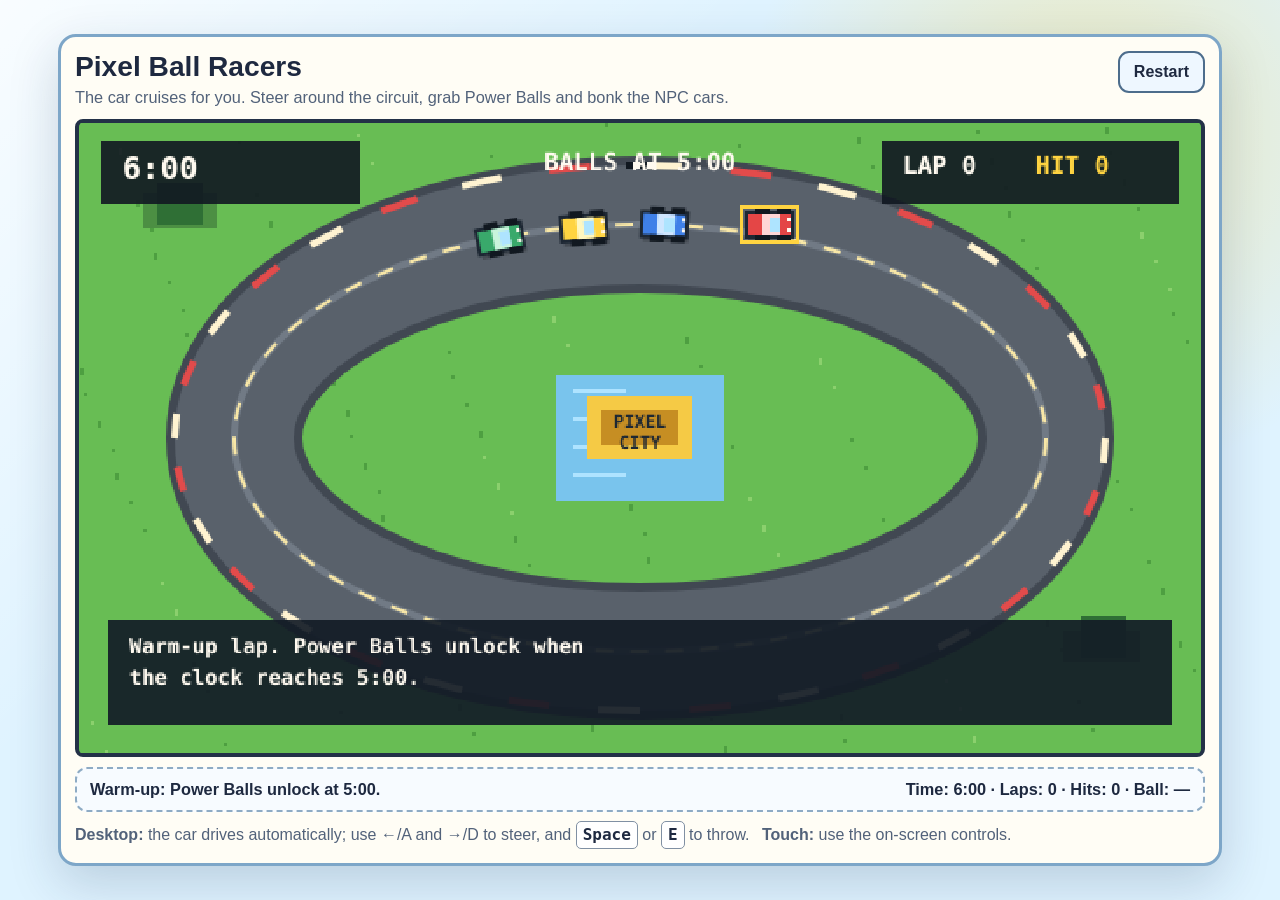
<file: pixel-racers/index.html>
<!doctype html>
<html lang="en-AU">
<head>
  <meta charset="utf-8" />
  <meta name="viewport" content="width=device-width, initial-scale=1, viewport-fit=cover, user-scalable=no" />
  <meta name="theme-color" content="#1f6ed4" />
  <meta name="apple-mobile-web-app-capable" content="yes" />
  <meta name="apple-mobile-web-app-status-bar-style" content="black-translucent" />
  <meta name="apple-mobile-web-app-title" content="Pixel Ball Racers" />
  <title>Pixel Ball Racers</title>
  <link rel="manifest" href="manifest.webmanifest" />
  <link rel="stylesheet" href="style.css" />
</head>
<body>
  <main class="shell">
    <section class="game-card" aria-label="Pixel Ball Racers game">
      <div class="topbar">
        <div>
          <h1>Pixel Ball Racers</h1>
          <p>The car cruises for you. Steer around the circuit, grab Power Balls and bonk the NPC cars.</p>
        </div>
        <button id="restartButton" type="button">Restart</button>
      </div>

      <div class="canvas-wrap">
        <canvas id="game" width="640" height="360" aria-label="Top-down pixel racing game"></canvas>
      </div>

      <div class="hud" aria-live="polite">
        <div id="questText">Warm-up lap: balls unlock at 5:00.</div>
        <div id="statusText">Laps: 0 · Hits: 0 · Ball: —</div>
      </div>

      <div id="garagePanel" class="garage" hidden>
        <strong>Your car was bonked. Pick a new car:</strong>
        <div id="garageChoices" class="garage-choices"></div>
      </div>

      <div class="touch-controls" aria-label="Touch game controls">
        <div class="drive-controls" aria-label="Steering controls">
          <button class="move steer-left" type="button" data-key="arrowleft" aria-label="Steer left">◀ LEFT</button>
          <button class="move steer-right" type="button" data-key="arrowright" aria-label="Steer right">RIGHT ▶</button>
        </div>
        <button id="throwButton" class="throw-button" type="button">THROW</button>
      </div>

      <div class="controls">
        <strong>Desktop:</strong> the car drives automatically; use ←/A and →/D to steer, and <kbd>Space</kbd> or <kbd>E</kbd> to throw.
        <span class="mobile-note"><strong>Touch:</strong> use the on-screen controls.</span>
      </div>
    </section>
  </main>

  <script src="game.js"></script>
  <script>
    if ('serviceWorker' in navigator && location.protocol !== 'file:') {
      navigator.serviceWorker.register('./sw.js').catch(() => {});
    }
  </script>
</body>
</html>
</file>
<file: pixel-racers/style.css>
:root {
  --bg: #dff3ff;
  --panel: #fffdf5;
  --ink: #1e2940;
  --muted: #52627a;
  --accent: #1f6ed4;
  --accent-2: #ffcf3a;
  --border: #7da6c8;
}

* { box-sizing: border-box; }

html {
  background: var(--bg);
  touch-action: manipulation;
}

body {
  margin: 0;
  min-height: 100vh;
  min-height: 100dvh;
  display: grid;
  place-items: center;
  font-family: ui-rounded, "Trebuchet MS", Arial, sans-serif;
  background:
    linear-gradient(135deg, rgba(255,255,255,.8), transparent 35%),
    radial-gradient(circle at 85% 15%, rgba(255,213,71,.35), transparent 26%),
    var(--bg);
  color: var(--ink);
  overscroll-behavior: none;
  -webkit-user-select: none;
  user-select: none;
}

.shell {
  width: min(100vw, 1180px);
  padding: max(8px, env(safe-area-inset-top)) max(8px, env(safe-area-inset-right)) max(8px, env(safe-area-inset-bottom)) max(8px, env(safe-area-inset-left));
}

.game-card {
  padding: 14px;
  border: 3px solid var(--border);
  border-radius: 18px;
  background: var(--panel);
  box-shadow: 0 18px 50px rgba(20, 47, 75, .18);
}

.topbar {
  display: flex;
  align-items: start;
  justify-content: space-between;
  gap: 16px;
  margin-bottom: 12px;
}

h1 {
  margin: 0 0 5px;
  font-size: clamp(1.35rem, 2.2vw, 2.2rem);
}

p {
  margin: 0;
  color: var(--muted);
  font-size: 1.02rem;
}

button {
  appearance: none;
  -webkit-appearance: none;
  border: 2px solid #4d6d8c;
  border-radius: 11px;
  padding: 10px 14px;
  background: #eef7ff;
  color: var(--ink);
  font: inherit;
  font-weight: 800;
  cursor: pointer;
  touch-action: none;
}

button:hover,
button:focus-visible {
  outline: none;
  border-color: var(--accent);
  background: #dcebff;
}

button:active,
button.is-held {
  transform: translateY(1px) scale(.98);
  background: #cce2ff;
  border-color: var(--accent);
}

.canvas-wrap {
  display: grid;
  place-items: center;
  border: 4px solid #233147;
  border-radius: 8px;
  overflow: hidden;
  background: #68bd54;
  width: 100%;
}

canvas {
  display: block;
  width: min(100%, 1120px);
  aspect-ratio: 16 / 9;
  image-rendering: pixelated;
  background: #68bd54;
  touch-action: none;
}

.hud {
  display: flex;
  justify-content: space-between;
  gap: 12px;
  margin-top: 10px;
  padding: 11px 13px;
  border: 2px dashed #8eabc4;
  border-radius: 12px;
  background: #f7fbff;
  font-weight: 800;
  font-size: 1.02rem;
}

.garage {
  margin-top: 10px;
  padding: 11px 13px;
  border: 3px solid #233147;
  border-radius: 12px;
  background: #fff3bd;
}

.garage-choices {
  display: grid;
  grid-template-columns: repeat(3, minmax(0, 1fr));
  gap: 8px;
  margin-top: 8px;
}

.garage-choices button {
  min-height: 48px;
  background: #fffdf4;
}

.touch-controls {
  display: none;
  align-items: center;
  justify-content: space-between;
  gap: 20px;
  margin-top: 12px;
}

.drive-controls {
  display: flex;
  align-items: center;
  gap: 5px;
}

.pedals {
  display: grid;
  gap: 4px;
}

.move {
  min-width: 54px;
  min-height: 48px;
  padding: 0;
  font-size: 1.15rem;
}

.steer-left,
.steer-right {
  min-width: 86px;
  min-height: 72px;
}

.throw-button {
  min-width: 118px;
  min-height: 66px;
  background: #fff0a8;
  border-color: #b98000;
}

.controls {
  margin-top: 9px;
  color: var(--muted);
  line-height: 1.45;
  font-size: 1rem;
}

.mobile-note { margin-left: .5rem; }

kbd {
  display: inline-block;
  padding: 1px 6px;
  border: 1px solid #8090a3;
  border-radius: 5px;
  background: #fff;
  color: var(--ink);
  font-weight: 800;
}

@media (pointer: coarse), (max-width: 820px) {
  .touch-controls { display: flex; }
}

@media (max-width: 680px) {
  .shell {
    padding: max(4px, env(safe-area-inset-top)) max(4px, env(safe-area-inset-right)) max(4px, env(safe-area-inset-bottom)) max(4px, env(safe-area-inset-left));
  }
  .game-card { padding: 8px; border-radius: 13px; }
  .topbar { align-items: center; margin-bottom: 8px; }
  .topbar p { display: none; }
  .topbar button { padding: 8px 11px; }
  .hud { flex-direction: column; gap: 4px; font-size: .95rem; }
  .garage-choices { grid-template-columns: 1fr; }
  .controls { display: none; }
}

@media (orientation: landscape) and (max-height: 540px) {
  body { place-items: start center; }
  .shell { width: min(100vw, 940px); }
  .topbar { margin-bottom: 5px; }
  .topbar h1 { font-size: 1rem; margin: 0; }
  .topbar p { display: none; }
  .game-card { padding: 7px; }
  .canvas-wrap { width: min(72vw, 760px); margin-inline: auto; }
  .hud { padding: 5px 8px; margin-top: 5px; font-size: .78rem; flex-direction: row; }
  .garage { position: fixed; left: 50%; bottom: max(7px, env(safe-area-inset-bottom)); transform: translateX(-50%); width: min(72vw, 560px); z-index: 3; }
  .touch-controls {
    position: fixed;
    inset: auto max(8px, env(safe-area-inset-right)) max(7px, env(safe-area-inset-bottom)) max(8px, env(safe-area-inset-left));
    margin: 0;
    pointer-events: none;
  }
  .drive-controls,
  .throw-button { pointer-events: auto; opacity: .86; }
  .controls { display: none; }
}
</file>
